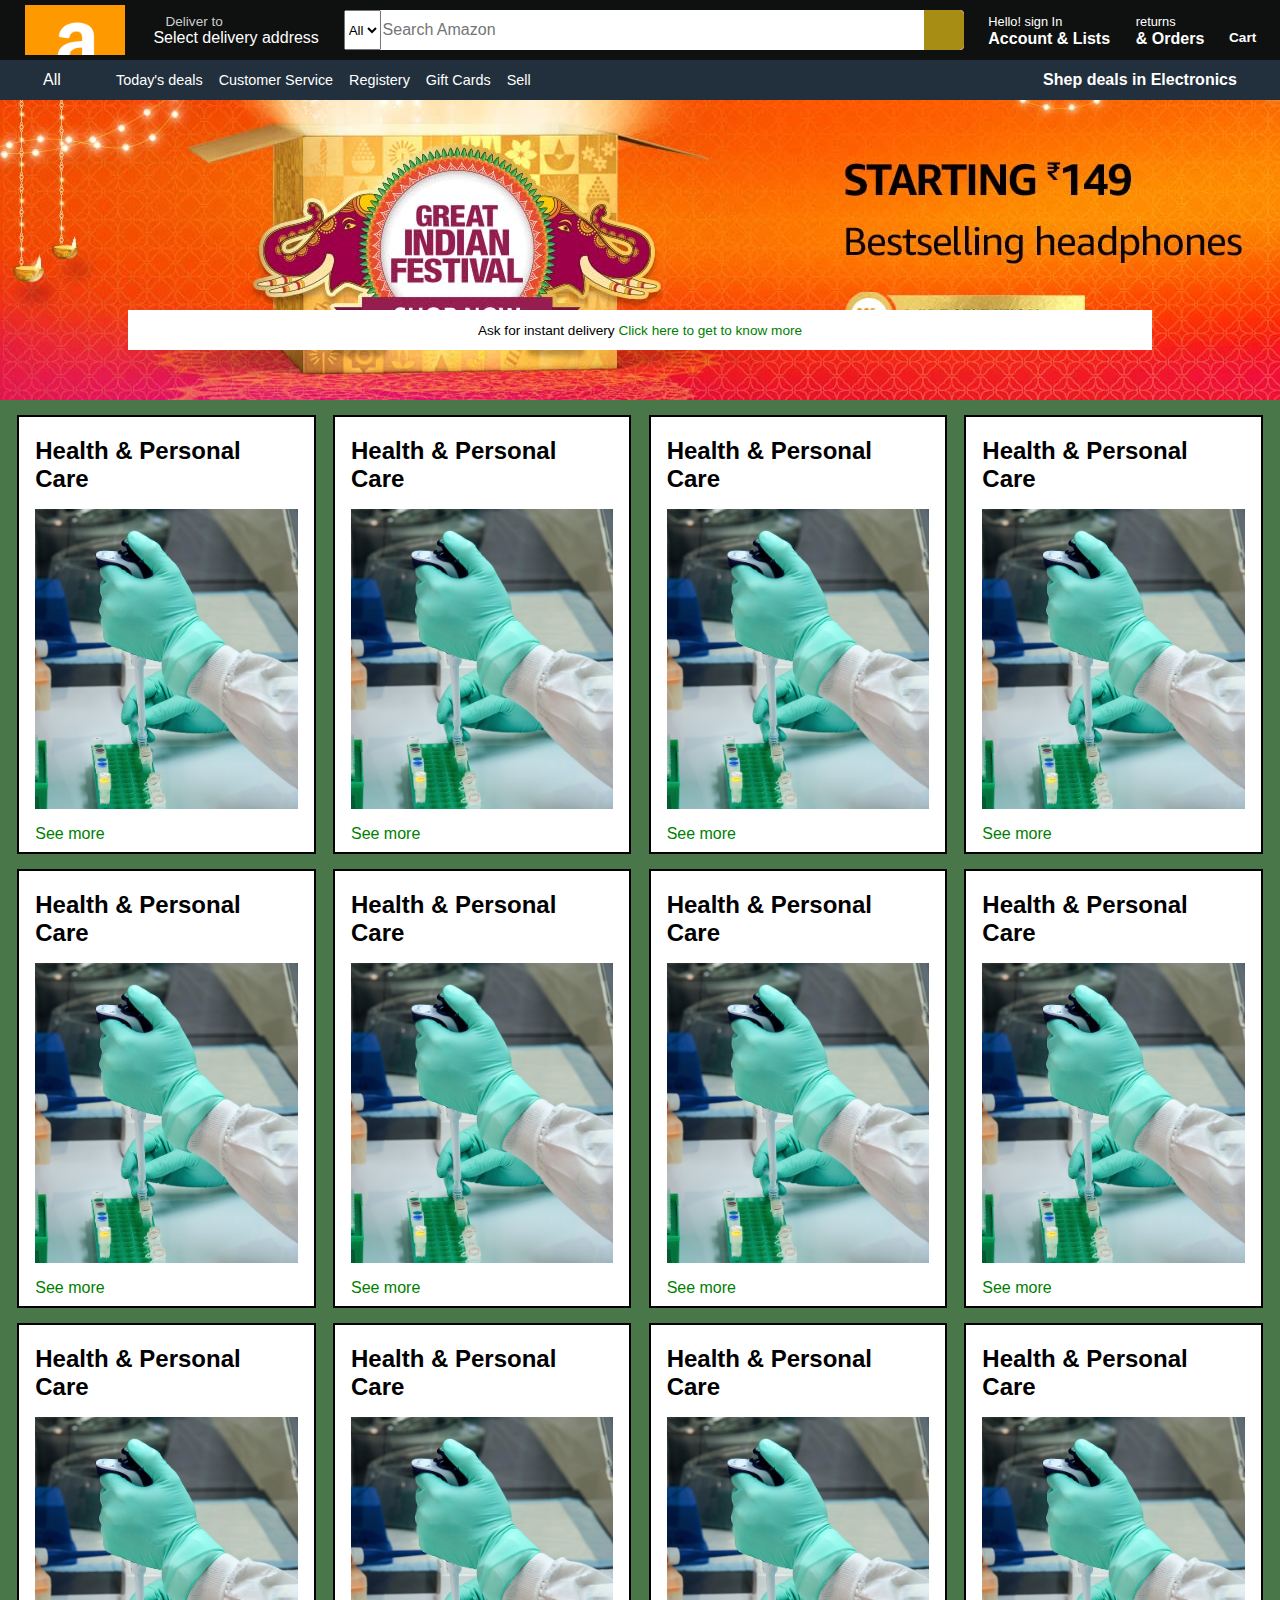
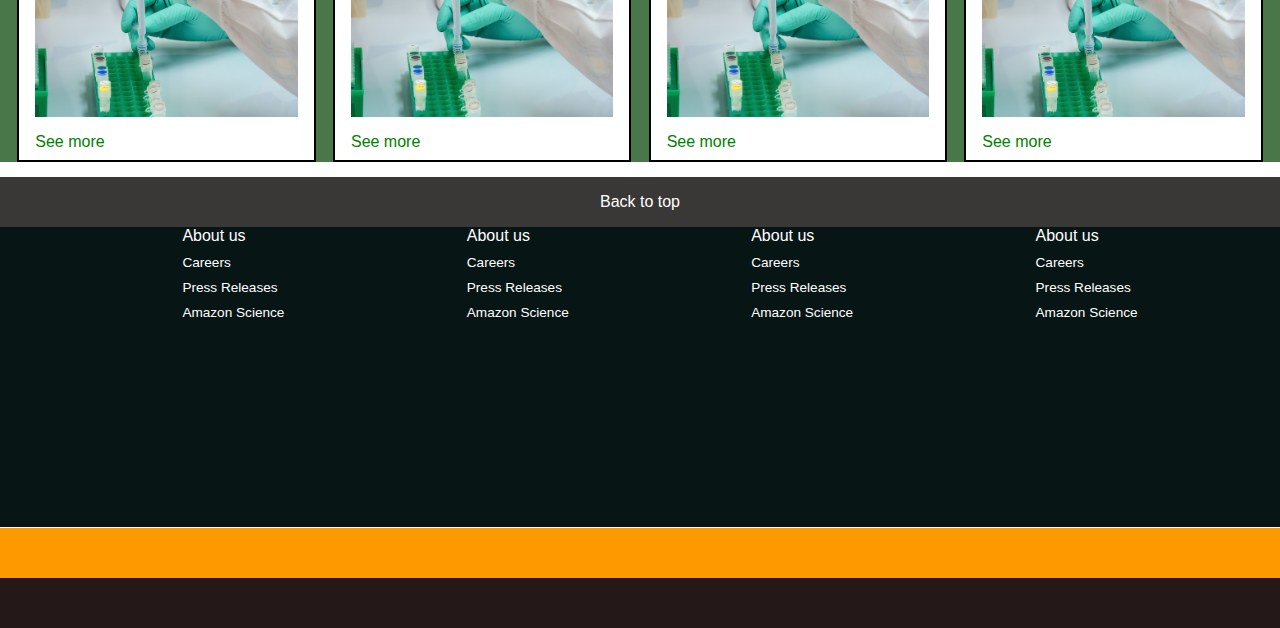
<file: WebProjects/AmazoneClone/index.html>
<!DOCTYPE html>
<html lang="en">
<head>
    <meta charset="UTF-8">
    <meta name="viewport" content="width=device-width, initial-scale=1.0">
    <title>Document</title>
    <link rel="stylesheet" href="https://cdnjs.cloudflare.com/ajax/libs/font-awesome/6.4.2/css/all.min.css" integrity="sha512-z3gLpd7yknf1YoNbCzqRKc4qyor8gaKU1qmn+CShxbuBusANI9QpRohGBreCFkKxLhei6S9CQXFEbbKuqLg0DA==" crossorigin="anonymous" referrerpolicy="no-referrer">
    <link rel="stylesheet" href="index.css">
    <title>Amazon</title>
</head>
<body>
    <header>
        <div class="nav-bar">
            <div class="nav-logo border">
                <div class="logo"></div>
            </div>

            <div class="nav-address border">
                <p class="address-deliver " >Deliver to</p>
                <div class="add-icon">
                    <i class="fa-solid fa-location-dot"></i>
                    <P class="address-india">Select delivery address</P>
                </div>

            </div>

            <div class="nav-search">
                <select>
                    <option class="search-select" >All</option>
                </select>
                <input placeholder="Search Amazon" class="search-input">
                <div class="search-icon">
                    <i class="fa-solid fa-magnifying-glass"></i>
                </div>

            </div>

            <div class="nav-signin border" >
                <p><span>Hello! sign In</span></p>
                <p class="nav-second">Account & Lists</p>
            </div>

            <div class="nav-return border">
                <p><span>returns</span></p>
                <p class="nav-second">& Orders</p>
            </div>

            <div class="nav-cart">
                <i class="fa-solid fa-cart-shopping"></i>
                Cart
            </div>
        </div>


        <div class="panel">
            <div class="panel-all">
                <i class="fa-solid fa-bars"></i>
                All
            </div>

            <div class="panel-options">
                <p>Today's deals</p>
                <p>Customer Service</p>
                <p>Registery</p>
                <p>Gift Cards</p>
                <p>Sell</p>
            </div>
            <div class="panel-deals">
                Shep deals in Electronics 
            </div>
        </div>
    
    </header>

    <div class="hero-section">
        <div class="hero-message">
            <p>Ask for instant delivery <a>Click here to get to know more </a></p>
        </div>
    </div>


    <div class="shop-section">

        <div class="box1 box"  >
            <div class="box-content">
                <h2>Health & Personal Care </h2>
                <div class="box-image" style="background-image: url('box2.jpg');"></div>
                <p>See more</p>
            </div>
        </div>


        <div class="box2 box" >             
            <div class="box-content">
            <h2>Health & Personal Care </h2>
            <div class="box-image" style="background-image: url('box2.jpg');"></div>
            <p>See more</p>
        </div> </div>
        <div class="box3 box">            
            <div class="box-content">
            <h2>Health & Personal Care </h2>
            <div class="box-image" style="background-image: url('box2.jpg');"></div>
            <p>See more</p>
        </div> </div>
        <div class="box4 box">             
            <div class="box-content">
            <h2>Health & Personal Care </h2>
            <div class="box-image" style="background-image: url('box2.jpg');"></div>
            <p>See more</p>
        </div> </div>


        <div class="box1 box"  >
            <div class="box-content">
                <h2>Health & Personal Care </h2>
                <div class="box-image" style="background-image: url('box2.jpg');"></div>
                <p>See more</p>
            </div>
        </div>


        <div class="box2 box" >             
            <div class="box-content">
            <h2>Health & Personal Care </h2>
            <div class="box-image" style="background-image: url('box2.jpg');"></div>
            <p>See more</p>
        </div> </div>
        <div class="box3 box">            
            <div class="box-content">
            <h2>Health & Personal Care </h2>
            <div class="box-image" style="background-image: url('box2.jpg');"></div>
            <p>See more</p>
        </div> </div>
        <div class="box4 box">             
            <div class="box-content">
            <h2>Health & Personal Care </h2>
            <div class="box-image" style="background-image: url('box2.jpg');"></div>
            <p>See more</p>
        </div> </div>

        <div class="box1 box"  >
            <div class="box-content">
                <h2>Health & Personal Care </h2>
                <div class="box-image" style="background-image: url('box2.jpg');"></div>
                <p>See more</p>
            </div>
        </div>


        <div class="box2 box" >             
            <div class="box-content">
            <h2>Health & Personal Care </h2>
            <div class="box-image" style="background-image: url('box2.jpg');"></div>
            <p>See more</p>
        </div> </div>
        <div class="box3 box">            
            <div class="box-content">
            <h2>Health & Personal Care </h2>
            <div class="box-image" style="background-image: url('box2.jpg');"></div>
            <p>See more</p>
        </div> </div>
        <div class="box4 box">             
            <div class="box-content">
            <h2>Health & Personal Care </h2>
            <div class="box-image" style="background-image: url('box2.jpg');"></div>
            <p>See more</p>
        </div> </div>
    </div>




    <footer>
        <div class="foot-panel1">
            Back to top

        </div>


        <div class="foot-panel2">
            <ul>
                <p>About us </p>
                <a>Careers</a>
            
                <a>Press Releases</a>
                <a>Amazon Science</a>  
            </ul>


            <ul>
                <p>About us </p>
                <a>Careers</a>
            
                <a>Press Releases</a>
                <a>Amazon Science</a>  
            </ul>

            <ul>
                <p>About us </p>
                <a>Careers</a>
            
                <a>Press Releases</a>
                <a>Amazon Science</a>  
            </ul>

            <ul>
                <p>About us </p>
                <a>Careers</a>
            
                <a>Press Releases</a>
                <a>Amazon Science</a>  
            </ul>
        </div>

        <div class="foot-panel3">
            <div class="logo">
                
            </div>
        </div>
    </footer>




</body>
</html>
</file>
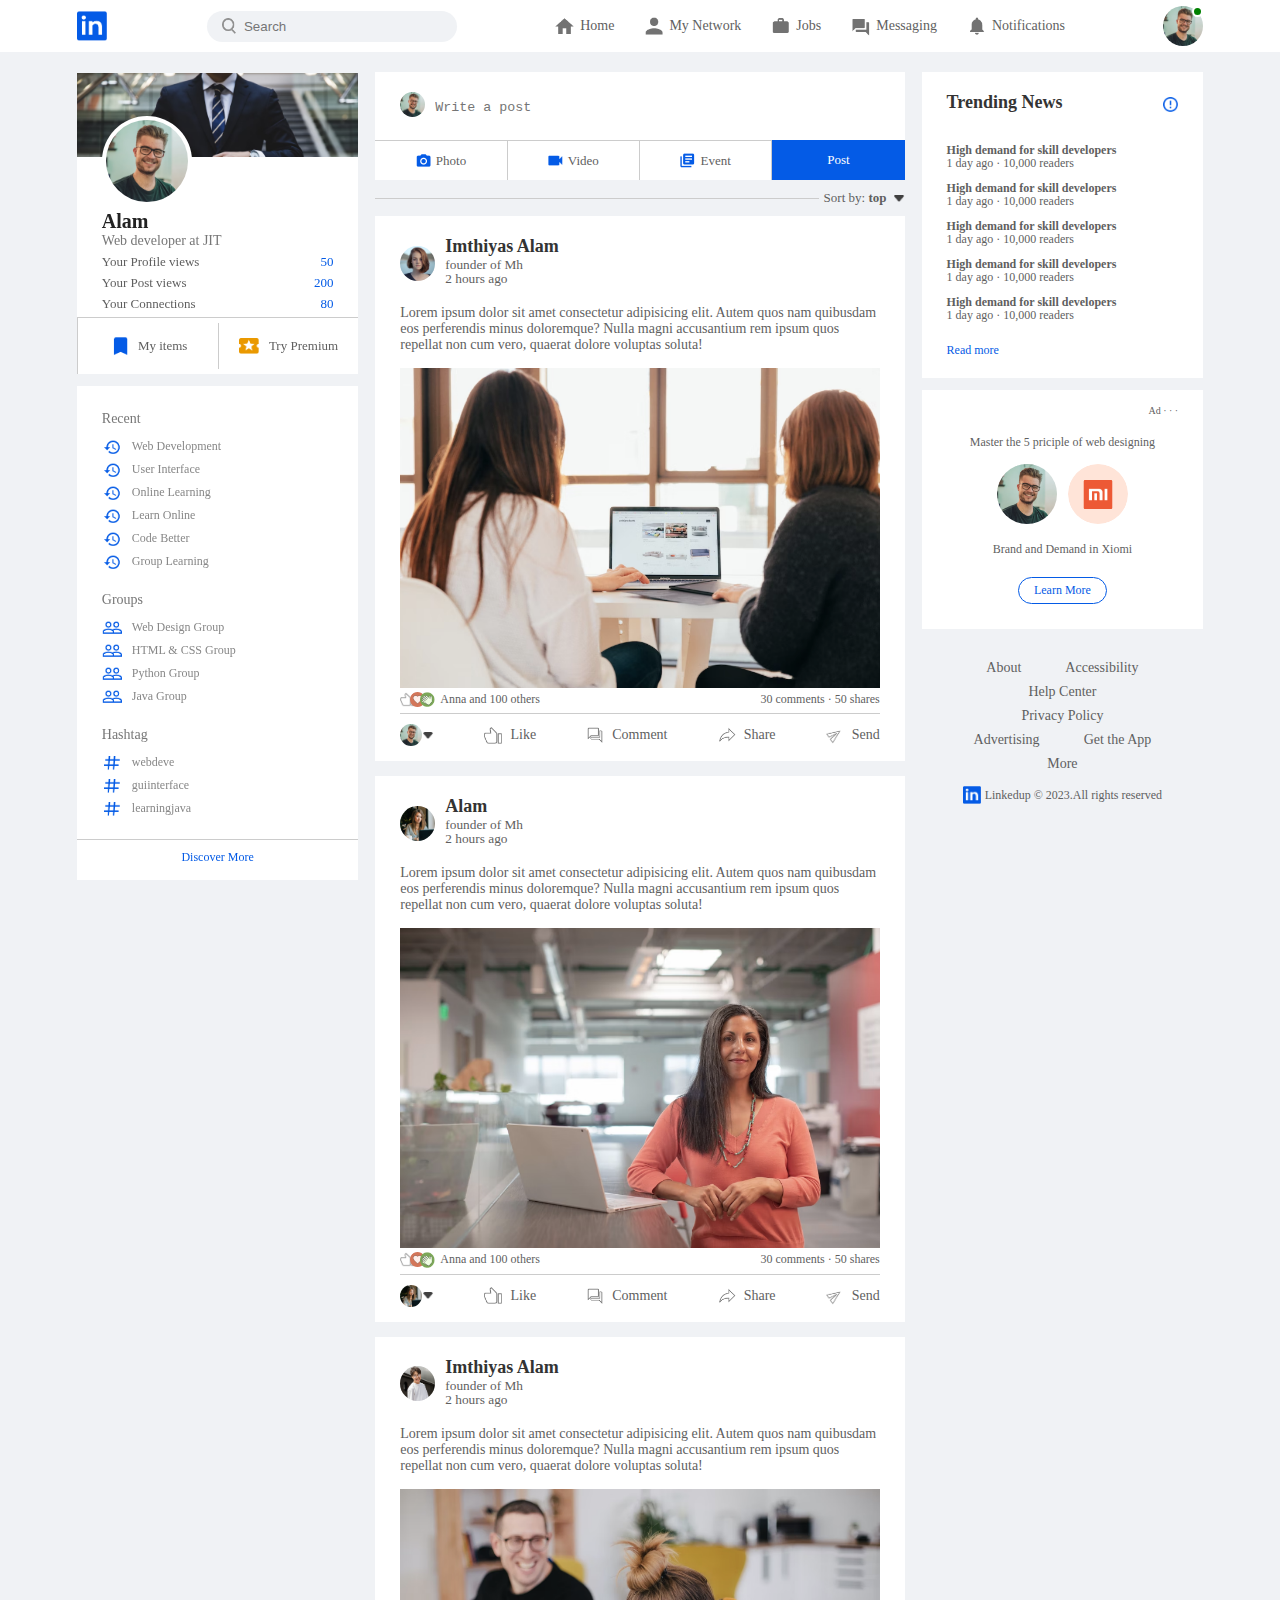
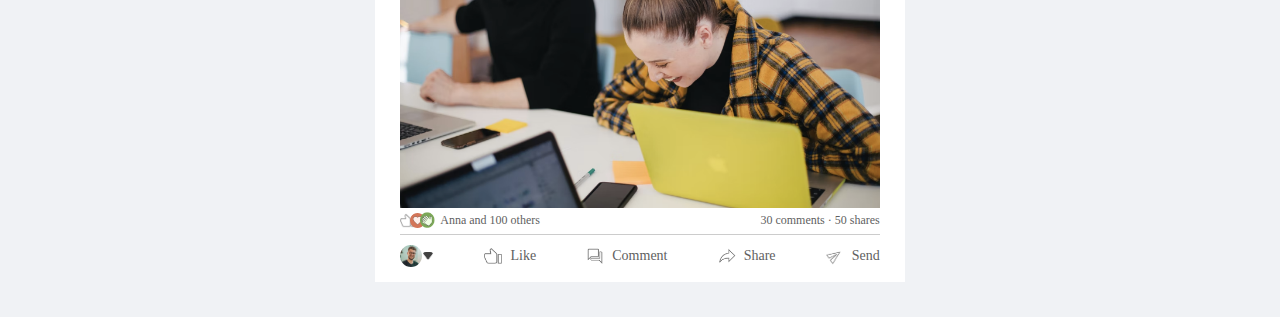
<file: WebProjects/Linkedin/index.html>
<!DOCTYPE html>
<html lang="en">
<head>
    <meta charset="UTF-8">
    <meta name="viewport" content="width=device-width, initial-scale=1.0">
    <title>Linkedin</title>
    <link rel="stylesheet" href="style.css">
</head>
<body>

    <!-- Navigation Bar Start-->

    <nav class="navbar">
        <div class="navbar-left">
            <a href="index.html" class="logo"> <img src="images/logo.png"></a>
        </div>

        <div class="search-box">
            <img src="images/search.png" >
            <input type="text" placeholder="Search" >
        </div>


        <div class="navbar-center">
            <ul>
                <li><a href="#" class="active-link"> <img src="images/home.png"> <span>Home</span> </a> </li>
                <li><a href="#"><img src="images/network.png"><span>My Network</span> </a> </li>
                <li><a href="#"> <img src="images/jobs.png"> <span>Jobs</span> </a> </li>
                <li><a href="#"><img src="images/message.png"><span>Messaging</span> </a> </li>
                <li><a href="#"> <img src="images/notification.png"> <span>Notifications</span> </a> </li>

            </ul>

        </div>

        <div class="navbar-right">
            <div class="online">
                <img src="images/user-1.png" class="nav-profile-img" onclick="toggleMenu()">
            </div>
        </div>

        <!-- Profile Dropdown Menu -->
        <div class="profile-menu-wrap" id="profileMenu">
            <div class="profile-menu">
                <div class="user-info">
                    <img src="images/user-1.png" >
                    <div>
                        <h3>Alam</h3>
                        <a href="profile.html">See Your Profile</a>

                    </div>
                </div>
                <hr>
                <a href="#" class="profile-menu-link">
                    <img src="images/feedback.png">
                    <p>Give feedback</p>
                    <span></span>
                </a>
                <a href="#" class="profile-menu-link">
                    <img src="images/setting.png">
                    <p>Settins & Privacy</p>
                    <span></span>
                </a>
                <a href="#" class="profile-menu-link">
                    <img src="images/help.png">
                    <p>Help & Support</p>
                    <span></span>
                </a>

                <a href="#" class="profile-menu-link">
                    <img src="images/display.png">
                    <p>display & Accessibility feedback</p>
                    <span></span>
                </a>
                <a href="#" class="profile-menu-link">
                    <img src="images/logout.png">
                    <p>Logout</p>
                    <span></span>
                </a>
            </div>
        </div>


    </nav>

        <!-- Navigation Bar End--> 
        <!-- Mian Container Start -->
        <div class="container">



            
            <!-- Left sidebar start -->
            <div class="left-sidebar">
                <div class="sidebar-profile-box">
                    <img src="images/cover-pic.png" width="100%" >
                    <div class="sidebar-profile-info">
                        <img src="images/user-1.png" >
                        <h1>Alam</h1>
                        <h3>Web developer at JIT</h3>
                        <ul>
                            <li>Your Profile views <span>50</span> </li>
                            <li>Your Post views <span>200</span> </li>
                            <li>Your Connections <span>80</span> </li>
                        </ul>
                    </div>
                    <div class="sidebar-profile-link">
                        <a href="#"><img src="images/items.png" alt="">My items</a>
                        <a href="#"><img src="images/premium.png" alt="">Try Premium</a>
                    </div>
                </div>
                <div class="sidebar-activity">
                    <h3>Recent</h3>
                    <a href="%"><img src="images/recent.png">Web Development</a>
                    <a href="%"><img src="images/recent.png">User Interface</a>
                    <a href="%"><img src="images/recent.png">Online Learning</a>
                    <a href="%"><img src="images/recent.png">Learn Online</a>
                    <a href="%"><img src="images/recent.png">Code Better</a>
                    <a href="%"><img src="images/recent.png">Group Learning</a>
                    <h3>Groups</h3>
                    <a href="%"><img src="images/group.png">Web Design Group</a>
                    <a href="%"><img src="images/group.png">HTML & CSS Group</a>
                    <a href="%"><img src="images/group.png">Python  Group</a>
                    <a href="%"><img src="images/group.png">Java  Group</a>
                    <h3>Hashtag</h3>
                    <a href="%"><img src="images/hashtag.png">webdeve</a>
                    <a href="%"><img src="images/hashtag.png">guiinterface</a>
                    <a href="%"><img src="images/hashtag.png">learningjava</a>
                    <div class="discover-more-link">
                        <a href="#">Discover More</a>
                    </div>
                </div>
            </div>
            <!-- Left sidebar End -->














            <!-- Main sidebar start -->
            <div class="main-sidebar">
                <div class="create-post">
                    <div class="create-post-input">
                        <img src="images/user-1.png">
                        <textarea  rows="2" placeholder="Write a post"></textarea>
                    </div>
                    <div class="create-post-links">
                        <li><img src="images/photo.png" >Photo</li>
                        <li><img src="images/video.png" >Video</li>
                        <li><img src="images/event.png" >Event</li>
                        <li>Post</li>
                    </div>
                </div>
                <div class="sort-by">
                    <hr>
                    <p>Sort by: <span>top <img src="images/down-arrow.png" > </span></p>
                </div>

                <div class="post">
                    <div class="post-author">
                        <img src="images/user-3.png" >
                        <div>
                            <h1>Imthiyas Alam</h1>
                            <small>founder of Mh</small>
                            <small>2 hours ago</small>
                        </div>
                    </div>
                    <p>Lorem ipsum dolor sit amet consectetur adipisicing elit. Autem quos nam quibusdam eos perferendis minus doloremque? Nulla magni accusantium rem ipsum quos repellat non cum vero, quaerat dolore voluptas soluta!</p>
                    <img src="images/post-image-2.png" width="100%">
                    <div class="post-stats">
                        <div>
                            <img src="images/thumbsup.png" >
                            <img src="images/love.png" >
                            <img src="images/clap.png" >
                            <span class="liked-users">Anna and 100 others</span>
                        </div>
                        <div>
                            <span>30 comments &middot; 50 shares</span>
                        </div>
                    </div>
                    <div class="post-activity">
                        <div>
                            <img src="images/user-1.png" class="post-activity-user-icon">
                            <img src="images/down-arrow.png" class="post-activity-arrow-icon">
                        </div>
                        <div class="post-activity-link">
                            <img src="images/like.png">
                            <span>Like</span>
                        </div class="post-activity-link">
                        <div class="post-activity-link">
                            <img src="images/comment.png">
                            <span>Comment</span>
                        </div>
                        <div class="post-activity-link">
                            <img src="images/share.png">
                            <span>Share</span>
                        </div>
                        <div class="post-activity-link">
                            <img src="images/send.png">
                            <span>Send</span>
                        </div>
                    </div>
                </div>


                <div class="post">
                    <div class="post-author">
                        <img src="images/user-4.png" >
                        <div>
                            <h1> Alam</h1>
                            <small>founder of Mh</small>
                            <small>2 hours ago</small>
                        </div>
                    </div>
                    <p>Lorem ipsum dolor sit amet consectetur adipisicing elit. Autem quos nam quibusdam eos perferendis minus doloremque? Nulla magni accusantium rem ipsum quos repellat non cum vero, quaerat dolore voluptas soluta!</p>
                    <img src="images/post-image-3.png" width="100%">
                    <div class="post-stats">
                        <div>
                            <img src="images/thumbsup.png" >
                            <img src="images/love.png" >
                            <img src="images/clap.png" >
                            <span class="liked-users">Anna and 100 others</span>
                        </div>
                        <div>
                            <span>30 comments &middot; 50 shares</span>
                        </div>
                    </div>
                    <div class="post-activity">
                        <div>
                            <img src="images/user-4.png" class="post-activity-user-icon">
                            <img src="images/down-arrow.png" class="post-activity-arrow-icon">
                        </div>
                        <div class="post-activity-link">
                            <img src="images/like.png">
                            <span>Like</span>
                        </div class="post-activity-link">
                        <div class="post-activity-link">
                            <img src="images/comment.png">
                            <span>Comment</span>
                        </div>
                        <div class="post-activity-link">
                            <img src="images/share.png">
                            <span>Share</span>
                        </div>
                        <div class="post-activity-link">
                            <img src="images/send.png">
                            <span>Send</span>
                        </div>
                    </div>
                </div>




                <div class="post">
                    <div class="post-author">
                        <img src="images/user-5.png" >
                        <div>
                            <h1>Imthiyas Alam</h1>
                            <small>founder of Mh</small>
                            <small>2 hours ago</small>
                        </div>
                    </div>
                    <p>Lorem ipsum dolor sit amet consectetur adipisicing elit. Autem quos nam quibusdam eos perferendis minus doloremque? Nulla magni accusantium rem ipsum quos repellat non cum vero, quaerat dolore voluptas soluta!</p>
                    <img src="images/post-image-1.png" width="100%">
                    <div class="post-stats">
                        <div>
                            <img src="images/thumbsup.png" >
                            <img src="images/love.png" >
                            <img src="images/clap.png" >
                            <span class="liked-users">Anna and 100 others</span>
                        </div>
                        <div>
                            <span>30 comments &middot; 50 shares</span>
                        </div>
                    </div>
                    <div class="post-activity">
                        <div>
                            <img src="images/user-1.png" class="post-activity-user-icon">
                            <img src="images/down-arrow.png" class="post-activity-arrow-icon">
                        </div>
                        <div class="post-activity-link">
                            <img src="images/like.png">
                            <span>Like</span>
                        </div class="post-activity-link">
                        <div class="post-activity-link">
                            <img src="images/comment.png">
                            <span>Comment</span>
                        </div>
                        <div class="post-activity-link">
                            <img src="images/share.png">
                            <span>Share</span>
                        </div>
                        <div class="post-activity-link">
                            <img src="images/send.png">
                            <span>Send</span>
                        </div>
                    </div>
                </div>
            
            </div>

            
            
            <!-- Main sidebar end -->











            <!-- Right sidebar start -->
            <div class="right-sidebar">
                <div class="sidebar-news">
                    <img src="images/more.png" class="info-icon">
                    <h3>Trending News</h3>
                    <a href="#">High demand for skill developers</a><span>1 day ago &middot; 10,000 readers</span>
                    <a href="#">High demand for skill developers</a><span>1 day ago &middot; 10,000 readers</span>
                    <a href="#">High demand for skill developers</a><span>1 day ago &middot; 10,000 readers</span>
                    <a href="#">High demand for skill developers</a><span>1 day ago &middot; 10,000 readers</span>
                    <a href="#">High demand for skill developers</a><span>1 day ago &middot; 10,000 readers</span>

                    <a href="#" class="red-more-link">Read more</a>
                </div>
                
                <div class="sidebar-ad">
                    <small>Ad &middot; &middot; &middot;</small>
                    <p>Master the 5 priciple of web designing</p>
                    <div>
                        <img src="images/user-1.png">
                        <img src="images/mi-logo.png">
                    </div>
                    <b>Brand and Demand in Xiomi</b>
                    <a href="#" class="ad-link">Learn More</a>
                </div>

                <div class="sidebar-useful-links">
                    <a href="#">About</a>
                    <a href="#">Accessibility</a>
                    <a href="#">Help Center</a>
                    <a href="#">Privacy Policy</a>
                    <a href="#">Advertising</a>
                    <a href="#">Get the App</a>
                    <a href="#">More</a>

                    <div class="copyright-message">
                        <img src="images/logo.png" >
                        <p>Linkedup &#169; 2023.All rights reserved</p>
                    </div>
                </div>
            </div>
            <!-- Right sidebar end -->
    








        </div>


        <!-- Mian Container End -->




<!-- JavaScript code  Start-->

        <script>



            let profileMenu = document.getElementById("profileMenu");
            function toggleMenu(){
                profileMenu.classList.toggle("open-menu")

            }
        </script>


<!-- JavaScript code  End-->






    
</body>
</html>
</file>
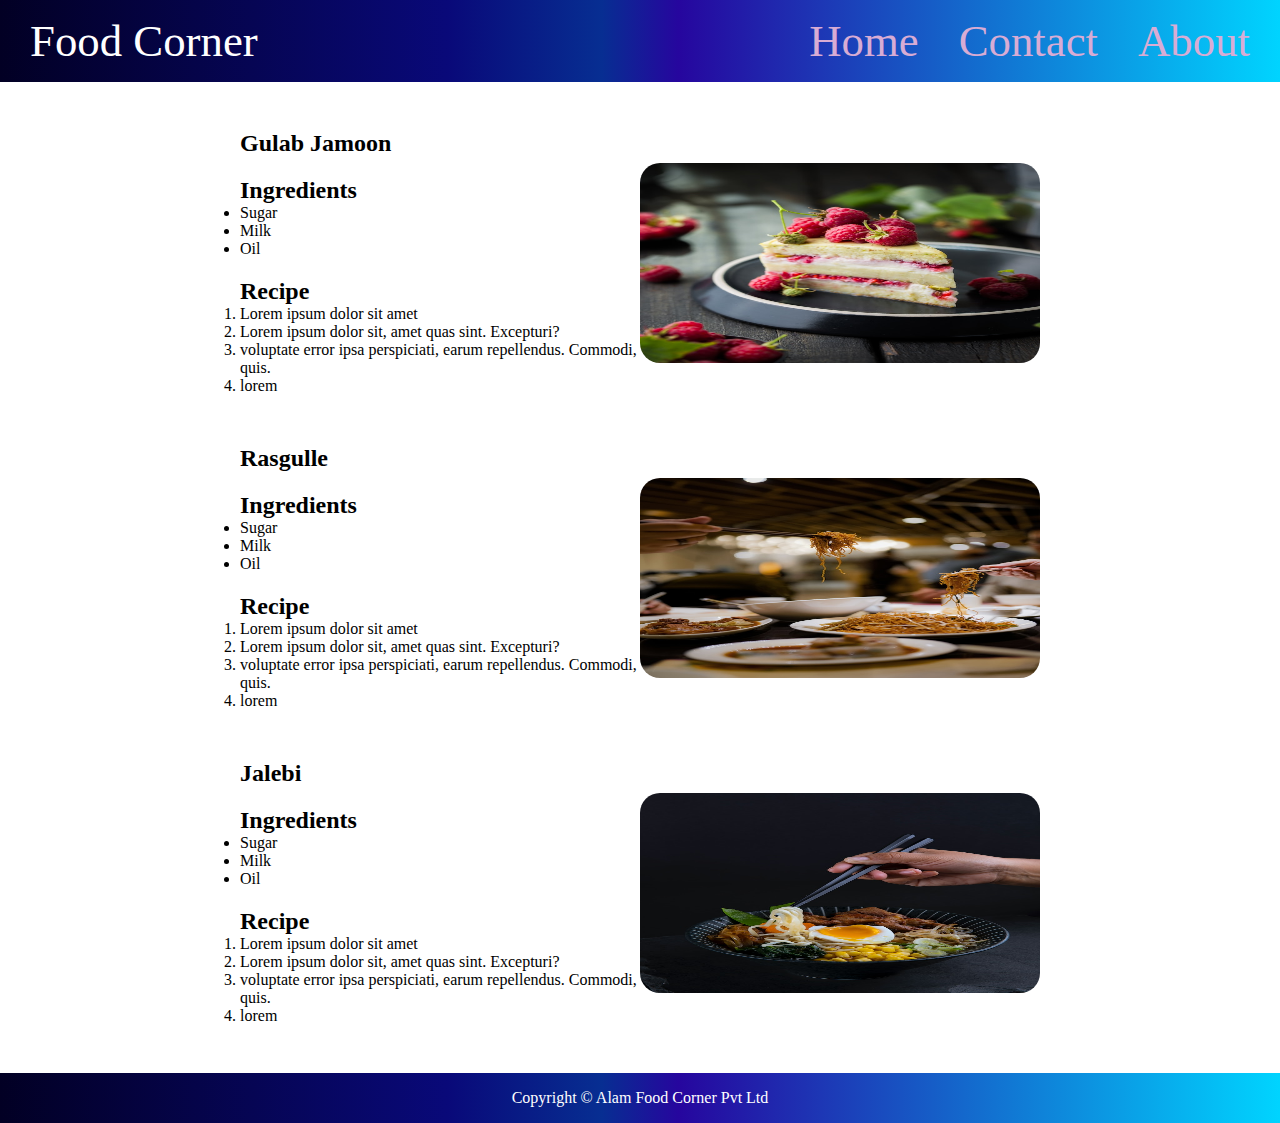
<file: WebProjects/Recipe Website/index.html>
<!DOCTYPE html>
<html lang="en">
<head>
    <meta charset="UTF-8">
    <meta name="viewport" content="width=device-width, initial-scale=1.0">
    <title>Recipe Website</title>
    <link rel="stylesheet" href="style.css">
</head>
<body>

    <div class="container">
        <header>
            <div class="navContainer">
                <nav>
                    <ul class="navList">
                        <li>
                            <p>Food Corner</p>
    
                        </li>
                        <li>
                            <div class="navItems">
                                <a href="#">Home</a>
                                <a href="#">Contact </a>
                                <a href="#">About</a>
                            </div>
    
                        </li>
    
                    </ul>
                </nav>
            </div>
        </header>


        <main>
            <div class="contentBox">
                <!-- item1 -->
                <section>
                    <div class="item">
                        <div class="leftBox">
                            <!-- heading -->
                            <h2>Gulab Jamoon</h2>
            
                            <div>
                                <h2>Ingredients</h2>
                                <ul>
                               
                                    <li>Sugar</li>
                                    <li>Milk</li>
                                    <li>Oil</li>
                                </ul>
                            </div>
                            <div>
                                
                            <h2>Recipe</h2>
                            <ol>
                                <li>Lorem ipsum dolor sit amet </li>
                                <li>Lorem ipsum dolor sit, amet quas sint. Excepturi?</li>
                                <li>voluptate error ipsa perspiciati,  earum repellendus. Commodi, quis.</li>
                                <li>lorem</li>
                            </ol>
                            </div>

                        </div>
                        <div class="rightBox">
                            <img src="food2.jpg" >
                            <div class="overlay">
                                <span>Click here</span>
                            </div>

                        </div>
                    </div>
                </section>

                <section>
                    <div class="item">
                        <div class="leftBox">
                            <!-- heading -->
                            <h2>Rasgulle </h2>
                            <div>
                                <h2>Ingredients</h2>
                                <ul>
                               
                                    <li>Sugar</li>
                                    <li>Milk</li>
                                    <li>Oil</li>
                                </ul>
                            </div>
                            <div>
                                
                            <h2>Recipe</h2>
                            <ol>
                                <li>Lorem ipsum dolor sit amet </li>
                                <li>Lorem ipsum dolor sit, amet quas sint. Excepturi?</li>
                                <li>voluptate error ipsa perspiciati,  earum repellendus. Commodi, quis.</li>
                                <li>lorem</li>
                            </ol>
                            </div>

                        </div>
                        <div class="rightBox">
                            <img src="food1.jpg" alt="">
                            <div class="overlay">
                                <span>Click here</span>
                            </div>

                        </div>
                    </div>
                </section>

                <section>
                    <div class="item">
                        <div class="leftBox">
                            <!-- heading -->
                            <h2>Jalebi </h2>
                            <div>
                                <h2>Ingredients</h2>
                                <ul>
                               
                                    <li>Sugar</li>
                                    <li>Milk</li>
                                    <li>Oil</li>
                                </ul>
                            </div>
                            <div>
                                
                            <h2>Recipe</h2>
                            <ol>
                                <li>Lorem ipsum dolor sit amet </li>
                                <li>Lorem ipsum dolor sit, amet quas sint. Excepturi?</li>
                                <li>voluptate error ipsa perspiciati,  earum repellendus. Commodi, quis.</li>
                                <li>lorem</li>
                            </ol>
                            </div>

                        </div>
                        <div class="rightBox">
                            <img src="food3.jpg" alt="">
                            <div class="overlay">
                                <span>Click here</span>
                            </div>

                        </div>
                    </div>
                </section>




            </div>
        </main>
        <footer>
            <div class="footerBox">
            <p>Copyright &copy; Alam Food Corner Pvt Ltd</p>
            </div>
        </footer>
    </div>
    
</body>
</html>
</file>
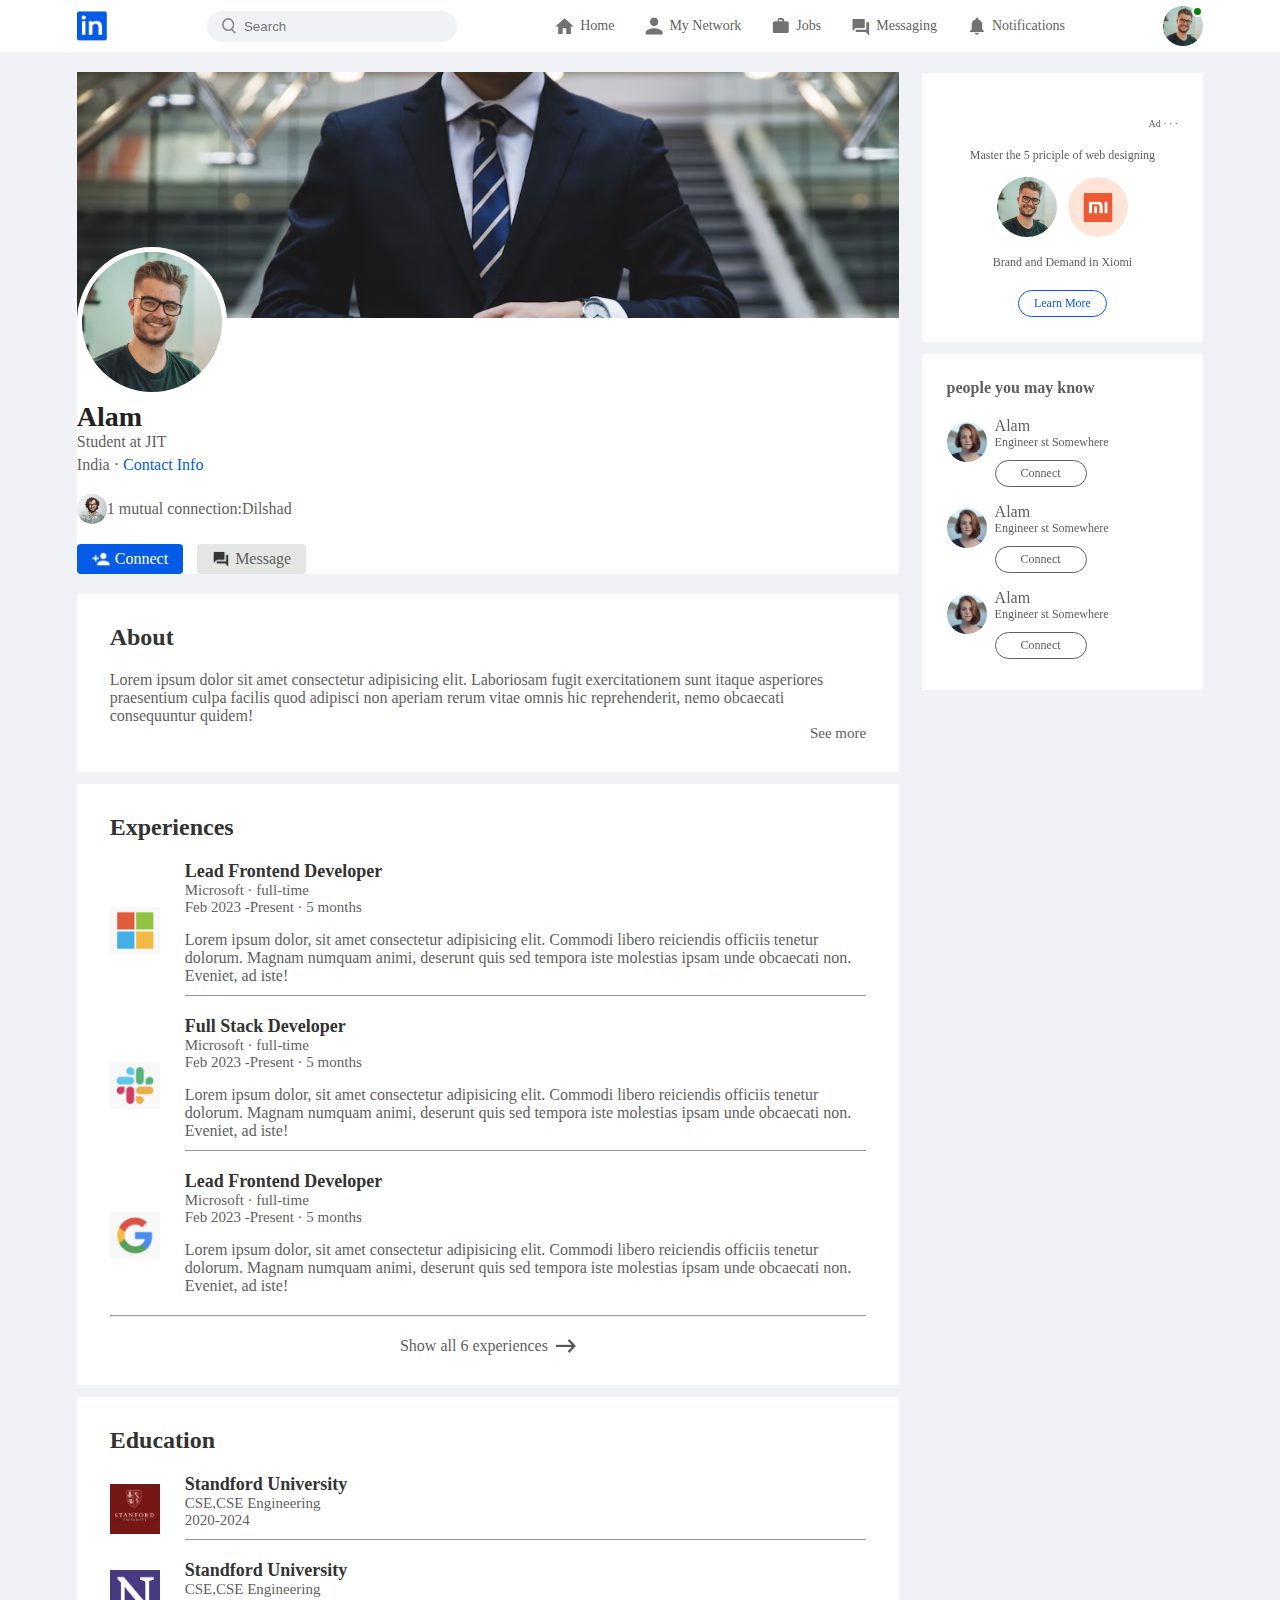
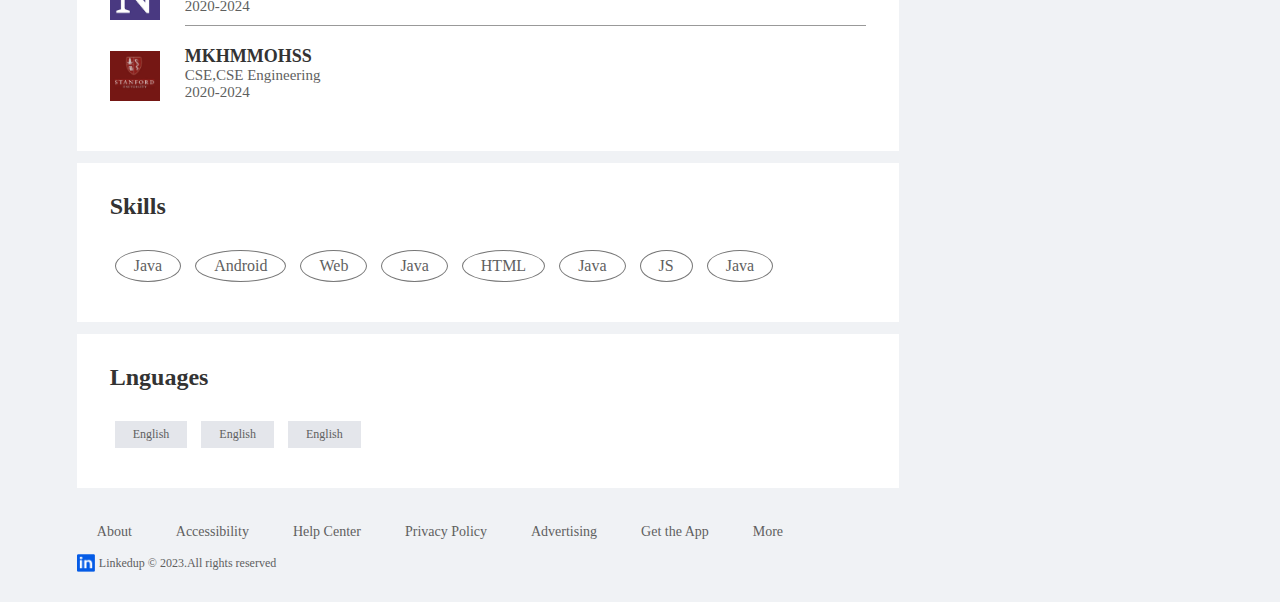
<file: WebProjects/Linkedin/profile.html>
<!DOCTYPE html>
<html lang="en">
<head>
    <meta charset="UTF-8">
    <meta name="viewport" content="width=device-width, initial-scale=1.0">
    <title>Linkedin</title>
    <link rel="stylesheet" href="style.css">
</head>
<body>

    <!-- Navigation Bar Start-->

    <nav class="navbar">
        <div class="navbar-left">
            <a href="index.html" class="logo"> <img src="images/logo.png"></a>
        </div>

        <div class="search-box">
            <img src="images/search.png" >
            <input type="text" placeholder="Search" >
        </div>


        <div class="navbar-center">
            <ul>
                <li><a href="#" class="active-link"> <img src="images/home.png"> <span>Home</span> </a> </li>
                <li><a href="#"><img src="images/network.png"><span>My Network</span> </a> </li>
                <li><a href="#"> <img src="images/jobs.png"> <span>Jobs</span> </a> </li>
                <li><a href="#"><img src="images/message.png"><span>Messaging</span> </a> </li>
                <li><a href="#"> <img src="images/notification.png"> <span>Notifications</span> </a> </li>

            </ul>

        </div>

        <div class="navbar-right">
            <div class="online">
                <img src="images/user-1.png" class="nav-profile-img" onclick="toggleMenu()">
            </div>
        </div>

        <!-- Profile Dropdown Menu -->
        <div class="profile-menu-wrap" id="profileMenu">
            <div class="profile-menu">
                <div class="user-info">
                    <img src="images/user-1.png" >
                    <div>
                        <h3>Alam</h3>
                        <a href="profile.html">See Your Profile</a>

                    </div>
                </div>
                <hr>
                <a href="#" class="profile-menu-link">
                    <img src="images/feedback.png">
                    <p>Give feedback</p>
                    <span></span>
                </a>
                <a href="#" class="profile-menu-link">
                    <img src="images/setting.png">
                    <p>Settins & Privacy</p>
                    <span></span>
                </a>
                <a href="#" class="profile-menu-link">
                    <img src="images/help.png">
                    <p>Help & Support</p>
                    <span></span>
                </a>

                <a href="#" class="profile-menu-link">
                    <img src="images/display.png">
                    <p>display & Accessibility feedback</p>
                    <span></span>
                </a>
                <a href="#" class="profile-menu-link">
                    <img src="images/logout.png">
                    <p>Logout</p>
                    <span></span>
                </a>
            </div>
        </div>


    </nav>

        <!-- Navigation Bar End--> 
        <!-- Mian Container Start -->



<div class="container">

    <!-- profile main start -->
    <div class="profile-main">
        <div class="profile-container">
            <img src="images/cover-pic.png" width="100%">
            <div class="profile-container-inner">
                <img src="images/user-1.png" class="profile-pic">
                <h1>Alam</h1>
                <b>Student at JIT</b>
                <p>India &middot; <a href="#">Contact Info</a></p>
                <div class="mutual-connection">
                    <img src="images/user-2.png" >
                    <span>1 mutual connection:Dilshad</span>
                </div>
                <div class="profile-btn">
                    <a href="#" class="primary-btn"><img src="images/connect.png">Connect</a>
                    <a href="#"><img src="images/chat.png">Message</a>
                </div>
            </div>
        </div>


        <div class="profile-description">
            <h2>About</h2>
            <p>Lorem ipsum dolor sit amet consectetur adipisicing elit. Laboriosam fugit exercitationem sunt itaque asperiores praesentium culpa facilis quod adipisci non aperiam rerum vitae omnis hic reprehenderit, nemo obcaecati consequuntur quidem!</p>
            <a href="#" class="see-more-link">See more</a>
        </div>

        <div class="profile-description">
            <h2>Experiences</h2>
            <div class="profile-desc-row">
                <img src="images/microsoft.png" >
                <div>
                    <h3>Lead Frontend Developer</h3>
                    <b>Microsoft  &middot; full-time</b>
                    <b>Feb 2023 -Present &middot; 5 months</b>
                    <p>Lorem ipsum dolor, sit amet consectetur adipisicing elit. Commodi libero reiciendis officiis tenetur dolorum. Magnam numquam animi, deserunt quis sed tempora iste molestias ipsam unde obcaecati non. Eveniet, ad iste!</p>
                    <hr>

                </div>
            </div>

            <div class="profile-desc-row">
                <img src="images/slack.png" >
                <div>
                    <h3>Full Stack Developer</h3>
                    <b>Microsoft  &middot; full-time</b>
                    <b>Feb 2023 -Present &middot; 5 months</b>
                    <p>Lorem ipsum dolor, sit amet consectetur adipisicing elit. Commodi libero reiciendis officiis tenetur dolorum. Magnam numquam animi, deserunt quis sed tempora iste molestias ipsam unde obcaecati non. Eveniet, ad iste!</p>
                    <hr>

                </div>
            </div>

            <div class="profile-desc-row">
                <img src="images/google.png" >
                <div>
                    <h3>Lead Frontend Developer</h3>
                    <b>Microsoft  &middot; full-time</b>
                    <b>Feb 2023 -Present &middot; 5 months</b>
                    <p>Lorem ipsum dolor, sit amet consectetur adipisicing elit. Commodi libero reiciendis officiis tenetur dolorum. Magnam numquam animi, deserunt quis sed tempora iste molestias ipsam unde obcaecati non. Eveniet, ad iste!</p>
                    

                </div>
            </div>

            <hr>
            <a href="#" class="experience-link">Show all 6 experiences <img src="images/right-arrow.png" alt=""></a>

        </div>

        <div class="profile-description">
            <h2>Education</h2>
            <div class="profile-desc-row">
                <img src="images/stanford.png" alt="">
                <div>
                    <h3>Standford University</h3>
                    <b>CSE,CSE Engineering</b>
                    <b>2020-2024</b>
                    <hr>
                </div>
            </div>

            <div class="profile-desc-row">
                <img src="images/north.png" alt="">
                <div>
                    <h3>Standford University</h3>
                    <b>CSE,CSE Engineering</b>
                    <b>2020-2024</b>
                    <hr>
                </div>
            </div>

            <div class="profile-desc-row">
                <img src="images/stanford.png" alt="">
                <div>
                    <h3>MKHMMOHSS</h3>
                    <b>CSE,CSE Engineering</b>
                    <b>2020-2024</b>
                    
                </div>
            </div>
        </div>


        <div class="profile-description">
            <h2>Skills</h2>
            <a href="#" class="skills-btn">Java</a>
            <a href="#" class="skills-btn">Android</a>
            <a href="#" class="skills-btn">Web</a>
            <a href="#" class="skills-btn">Java</a>
            <a href="#" class="skills-btn">HTML</a>
            <a href="#" class="skills-btn">Java</a>
            <a href="#" class="skills-btn">JS</a>
            <a href="#" class="skills-btn">Java</a>
        </div>

        
        <div class="profile-description">
            <h2>Lnguages</h2>
            <a href="#" class="language-btn">English</a>
            <a href="#" class="language-btn">English</a>
            <a href="#" class="language-btn">English</a>

        </div>

    </div>
        <!-- profile main End -->
        <!-- profile sidebar start -->



    <div class="profile-sidebar">
        <div class="sidebar-ad">

        </div>
                <div class="sidebar-ad">
                    <small>Ad &middot; &middot; &middot;</small>
                    <p>Master the 5 priciple of web designing</p>
                    <div>
                        <img src="images/user-1.png">
                        <img src="images/mi-logo.png">
                    </div>
                    <b>Brand and Demand in Xiomi</b>
                    <a href="#" class="ad-link">Learn More</a>
                </div>

                <div class="sidebar-people">
                    <h3>people you may know</h3>
                    <div class="sidebar-people-row">
                        <img src="images/user-3.png" alt="">
                        <div>
                            <h2>Alam</h2>
                            <p>Engineer st Somewhere</p>
                            <a href="#">Connect</a>
                        </div>
                    </div>

                    <div class="sidebar-people-row">
                        <img src="images/user-3.png" alt="">
                        <div>
                            <h2>Alam</h2>
                            <p>Engineer st Somewhere</p>
                            <a href="#">Connect</a>
                        </div>
                    </div>

                    <div class="sidebar-people-row">
                        <img src="images/user-3.png" alt="">
                        <div>
                            <h2>Alam</h2>
                            <p>Engineer st Somewhere</p>
                            <a href="#">Connect</a>
                        </div>
                    </div>
                </div>
    </div>

            <!-- profile sidebar end -->

    </div>










            <!-- Main sidebar start -->

        <!-- Mian Container End -->

<div class="profile-footer">
    <div class="sidebar-useful-links">
        <a href="#">About</a>
        <a href="#">Accessibility</a>
        <a href="#">Help Center</a>
        <a href="#">Privacy Policy</a>
        <a href="#">Advertising</a>
        <a href="#">Get the App</a>
        <a href="#">More</a>

        <div class="copyright-message">
            <img src="images/logo.png" >
            <p>Linkedup &#169; 2023.All rights reserved</p>
        </div>
    </div>
</div>


<!-- JavaScript code  Start-->

        <script>



            let profileMenu = document.getElementById("profileMenu");
            function toggleMenu(){
                profileMenu.classList.toggle("open-menu")

            }
        </script>


<!-- JavaScript code  End-->






    
</body>
</html>
</file>
<file: WebProjects/AmazoneClone/index.css>
*{
    margin: 0px;
    font-family: Arial;
    border: border-box;
}
.nav-bar{
    height: 60px;
    background-color: #0F1111;
    color: white;
    display: flex;
    justify-content: space-evenly;
    align-items: center;
}

/* Box 2  */
.address-deliver{
    color: #CCCCCC;
    font-size: 0.85rem;
    margin-left: 15px;

}
.address-india{
    font-size: 1rem;
    margin-left: 3px;

}
.add-icon{
    display: flex;
    align-items: center;
}

/* Box 1  */

.nav-logo{
    height: 50px;
    width: 100px;
}
.logo{
    background-image: url(amazon_logo.png);
    height: 50px;
    width: 100%;
    background-size: cover;
}
.border{
    border: 1px solid transparent;
}
.border :hover{
    border: 1px solid white;
}


/* Box 3  */


.nav-search{
    display: flex;
    background-color: pink;
    width: 620px;
    height: 40px;
    justify-content: space-evenly;
    border-radius: 4px;
}

.search-select{
    background-color: #f3f3f3;
    width: 45px;
    padding: 5px;
    text-align: center;
    border-top-left-radius: 5px;
    border-bottom-left-radius: 5px;
    border: none;

}
.search-input{
    width: 100%;
    font-size: 1rem;
    border: none;

}
.search-icon{
    width: 45px;
    font-size: 1.5rem;
    justify-content: center;
    align-items: center;
    display: flex;
    background-color: rgb(168, 141, 20);
    border-top-right-radius: 5px;
    border-bottom-right-radius: 5px;

}

.nav-search :hover{
    border: 2px solid orange;
}

/* Box 4  */
span{
    font-size: 0.8rem;
}
.nav-second{
    font-size: 1rem;
    font-weight: 700;
    
}

/* Box 5  */


/* Box 6 */
.nav-cart i {
    font-size: 35px;


}
.nav-cart{
    font-size: 0.85rem;
    font-weight: 700;
}

/* Panel */
.panel{
    height: 40px;
    background-color: #222f3d;
    display: flex;
    align-items: center;
    justify-content: space-evenly;
    color: white;
}
.panel-options p{
    margin-left: 12px;
    display: inline;
}
.panel-options{
    font-size: 0.9rem;
    width: 70%;
}
.panel-deals{
    font-size: 1rem;
    font-weight: 700;
}

/* hero section */
.hero-section{
    background-image: url("hero1.jpg");
    height: 300px;
    justify-content: center;
    display: flex;
    align-items: flex-end;
    background-size: cover;
}
.hero-message{
    background-color: white;
    color: black;
    height: 40px;
    display: flex;
    font-size: 0.85rem;
    align-items: center;
    justify-content: center;
    bottom: 25px;
    width: 80%;
    margin-bottom: 25px;
    position: relative;

}
.hero-message a {
    font-size: 0.85rem;
    color: green;
}

/* shop section */

.shop-section{
    display: flex;
    flex-wrap: wrap;
    background-color: rgb(73, 119, 73);
    justify-content: space-evenly;
  

}

.box{
    height: 400px;
    width: 23%;
    margin-top: 15px;
    padding: 20px 0px 15px;
    background-color: white;
    border: 2px solid black;
}
.box-image{
    height: 300px;
    background-size: cover;
    background-repeat: no-repeat;
    margin-top: 1rem;
    margin-bottom: 1rem;
}

.box-content{
    margin-left: 1rem;
    margin-right: 1rem;
}
.box-content p{
    color: green;
}

/* Footer */

footer{
    margin-top: 15px;
}

.foot-panel1{
    background-color: rgb(58, 55, 55);
    color: white;
    display: flex;
    justify-content: center;
    align-items: center;
    height: 50px;
}

.foot-panel2{
    background-color: #071515;
    color: white;
    display: flex;
    justify-content: space-evenly;
    height: 300px;
}

ul a {
    font-size: 0.85rem;
    margin-top: 10px;
    display: block;
}

.foot-panel3{
    background-color: rgb(37, 24, 24);
    color: white;
    height: 100px;
    border-top: 0.5px solid white;
}

.logo{
    background-image: url(amazon_logo.png);
    height: 50px;
    width: 100%;
    background-size: cover;
}
</file>
<file: WebProjects/Linkedin/style.css>
*{
    margin: 0;
    padding: 0;
    box-sizing: border-box;
}
body{
    background-color: #f0f2f5;
    color: #5f5f5f;
}
a{
    text-decoration: none;
    color:#5f5f5f ;
}

/* Navbar start */


.navbar{
    display: flex;
    align-items: center;
    justify-content: space-between;
    background: white;
    padding: 6px 6%;
    position: sticky;
    top: 0;
    z-index: 100%;
    box-shadow: 0 5px 10px rgba(red, green, blue, 0.1);

}

.navbar-left{
    display: flex;
    align-items: center;
}
.logo img{
    width: 30px;
    margin-right: 15px;
    display: block;

}

.search-box{
    background: #f0f2f5;
    width:250px ;
    border-radius: 20px;
    display: flex;
    align-items: center;
    padding: 0 15px;
}

.search-box img{
    width: 14px;

}

.search-box input{
    width: 100%;
    background:transparent;
    padding: 8px;
    outline: none;
    border: 0;



}


.navbar-center ul li{
    display: inline-block ;
    list-style: none;
}
.navbar-center ul li a{
    display: flex;
    align-items: center;
    font-size: 14px;
    margin: 5px 8px;
    position: relative;
    padding-right: 5px;
}

.navbar-center ul li a img{
    width: 30px;
}

.navbar-center ul li a:hover::after{
    content: '';
    width: 0%;
    height: 2px;
    background: #045be6;
    position: absolute;
    bottom: -15px;  
    transition: width 0.3s;
}

.navbar-center ul li a:hover::after,
.navbar-center ul li a .active-link::after
{
    width: 100%;

}



.nav-profile-img{
    width: 40px;
    border-radius: 50%;
    display: block;
    cursor: pointer;
    position: relative;

}
.online{
    position: relative;
}
.online::after{
    content: '';
    width: 7px;
    height: 7px;
    border: 2px  solid #fff;
    border-radius: 50%;
    position: absolute;
    right: 0px;
    top: 0px;
    background: green;

}







/* Navbar End */



/* Container */

  

.container{
    padding: 20px 6%;
    display: flex;
    flex-wrap: wrap;
    justify-content: space-between;

}

/* Left sidebar start*/
.left-sidebar{
    flex-basis: 25%;
    position: sticky;
    top: 73px;
    align-self: flex-start;
}

.sidebar-profile-box{
    background: #fff;
}
.sidebar-profile-info{
    padding: 0 25px;

}
.sidebar-profile-info img{
    width: 90px;
    border-radius: 50%;
    background: #fff;
    padding: 4px;
    margin-top: -45px;


}
.sidebar-profile-info h1{
    font-size: 20px;
    font-weight: 600;
    color: #222;

}
.sidebar-profile-info h3{
    font-size: 14px;
    font-weight: 500;
    color: #777;
}
.sidebar-profile-info ul li{
    list-style: none;
    margin: 20px 0;
}
.sidebar-profile-info ul li{
    width: 100%;
    margin: 5px 0;
    font-size: 13px;

}

.sidebar-profile-info ul li span{
    float: right;
    color: #045be6;
}

.sidebar-profile-link{
    display: flex;
    align-items: center;
    border-top: 1px solid #ccc;
}
.sidebar-profile-link a {
    flex-basis: 50%;
    display: flex;
    align-items: center;
    justify-content: center;
    padding: 15px 0;
    font-size: 13px;
    border-left: 1px solid #ccc;


}
.sidebar-profile-link a :first-child{
    border-left: 0px;
}

.sidebar-profile-link a :first-child{
    width: 20px;
    margin-right: 10px;

}
.sidebar-activity{
    background: #fff;
    padding: 5px 25px;
    margin: 12px 0;
} 
.sidebar-activity h3{
    color: #777 ;
    font-size: 14px;
    font-weight: 500;
    margin: 20px 0 10px;

}
.sidebar-activity a {
    display: flex;
    align-items: center;
    font-size: 12px;
    font-weight: 500;
    color: #888;
    margin: 3px 0;
}
.sidebar-activity a img{
    width: 20px;
    margin-right: 10px;

}
.discover-more-link{
    border-top: 1px solid #ccc;
    text-align: center;
    margin-left: -25px;
    margin-right: -25px;
    margin-top: 20px;
}
.discover-more-link a{
    color: #045be6;
    display: inline-block;
    margin: 10px 0;
    
}


/* Left sidebar end*/










/* Main sidebar start*/

.main-sidebar{
    flex-basis: 47%;

    
}
.create-post{
    background: #fff;

}
.create-post-input{
    padding: 20px 25px 10px;
    display: flex;
    align-items: flex-start;

}
.create-post-input img{
    width: 25px;
    border-radius: 50%;
    margin-right: 10px;

}
.create-post-input textarea{
    width: 100%;
    border: 0;
    outline: 0;
    resize: none;
    background: transparent;
    margin-top: 8px;

}
::placeholder{
    font-weight:500 ;
}
.create-post-links{
    display: flex;
    align-items: center;
}
.create-post-links li{
    list-style: none;
    border-top: 1px solid #ccc;
    border-right:1px solid #ccc; 
    flex-basis: 25%;
    height: 40px;
    font-size: 13px;
    display: flex;
    align-items: center;
    justify-content: center;
    cursor: pointer;

}
.create-post-links li img{
    width: 15px;
    margin-right: 5px;

}
.create-post-links li:last-child{
    background: #045be6;
    color: #fff;
    border-top: 0;
    border-right: 0;

}
.sort-by{
    display: flex;
    align-items: center;
    margin: 10px 0 ; 
}
.sort-by hr{
    flex: 1;
    border: 0;
    height: 1px;
    background: #ccc;

} 
.sort-by p{
    font-size: 13px;
    padding-left: 5px;
}

.sort-by p span{
    font-weight: 600;
    cursor: pointer;
}
.sort-by p span img{
    width: 12px;
    margin-left: 3px;

}
.post{
    background: #fff;
    padding: 20px 25px 5px;
    margin: 5px 0 15px;



}
.post-author{
    display: flex;
    align-items: center;
    margin-bottom: 20px;

}
.post-author img{
    width: 35px;
    border-radius: 50%;
    margin-right: 10px;
    margin-top: 5px;

}
.post-author h1{
    font-weight: 600;
    font-size: 18px;
    color: #333;
}
.post-author small{
    display: block;
    margin-bottom: -2px;
}

.post p{
    font-size: 14px;
    margin-bottom: 15px;

}
.post-stats{
    display: flex;
    flex-wrap: wrap;
    align-items: center;
    justify-content: space-between;
    font-size: 12px;
    border-bottom: 1px solid #ccc ;
    padding-bottom: 6px ;

}
.post-stats div{
    display: flex;
    align-items: center;
}
.post-stats img{
    width: 15px;
    margin-right: -5px;

}
.liked-users{
    margin-left: 10px;
}
.post-activity{
    display: flex;
    align-items: center;
    justify-content: space-between;
    padding: 10px 0;
    font-size: 14px;
    font-weight: 500;
}
.post-activity div{
    display: flex;
    align-items: center;
}
.post-activity-user-icon{
    width: 22px;
    border-radius: 50%;
}

.post-activity-arrow-icon{
    width: 12px;
    border-radius: 5px;
}
.post-activity-link img{
    width: 18px;
    margin-right: 8px;
}










/* Main sidebar end*/









/* Right sidebar start*/

.right-sidebar{
    flex-basis: 25%;
    position: static;
    top: 73px;
    align-self: flex-start;
    
}
.sidebar-news{
    background: #fff;
    padding: 10px 25px;
}
.info-icon{
    width: 15px;
    float: right;
    margin-top: 15px;

}
.sidebar-news h3{
    font-size: 18px;
    font-weight: 600;
    color: #333;
    margin: 10px 0 30px;

}

.sidebar-news a{
    display: block;
    font-size: 12px;
    font-weight: 600;
    margin-top: 10px;
    margin-bottom: -5px;

}

.sidebar-news span{
    font-size: 12px;
}

.sidebar-news .red-more-link{
    color: #045be6;
    font-weight: 500;
    margin: 20px 0 10px;

}

.sidebar-ad{
    background: #fff;
    padding: 15px 25px;
    text-align: center;
    margin: 12px 0;
    font-size: 12px;

}

.sidebar-ad img{

    width: 60px;
    border-radius: 50%;
    margin: 4px ;

}
.sidebar-ad small{
    float: right;
    font-weight: 500;
}
.sidebar-ad p{
    margin-top: 30px;
    margin-bottom: 10px;
}
.sidebar-ad b{
    display: block;
    font-weight: 500;
    margin-top: 10px;
}
.ad-link{
    border: 1px solid #045be6;
    border-radius: 30px;
    display: inline-block;
    padding: 5px 15px;
    color: #045be6;
    font-weight: 500;
    margin: 20px auto 10px;

}
.sidebar-useful-links{
    padding: 15px 25px ;
    text-align: center;
}
.sidebar-useful-links a{
    display: inline-block;
    font-size: 14px;
    margin: 4px 20px;
}

.copyright-message{
    display: flex;
    align-items: center;
    justify-content: center;
    font-size: 12px;
    margin-top: 10px;
    font-weight: 500;
}
.copyright-message img{
    width: 18px;
    margin-right: 4px;
}



/* Right sidebar end*/

/* Profile doropdown menu */

.profile-menu-wrap{
    position: absolute;
    top: 100%;
    right: 5%;
    max-height: 0;
    width: 320px;
    overflow: hidden;
    transition: max-height 0.5s ;

}

.profile-menu-wrap.open-menu{
    max-height: 400px;
    
}


.profile-menu{
    background: #222;
    color: #fff;
    padding: 20px;
    margin: 10px;

}

.user-info{
    display: flex;
    align-items: center;

}
.user-info img{
    width: 50px;
    border-radius: 50%;
    margin-right: 15px;

}
.user-info h3{
    font-weight: 500;
    margin-bottom: -7px;
}
.user-info a{
    color: #c9dbf8;
}
.profile-menu hr{
    border: 0;
    height: 1px;
    width: 100%;
    background: #fff;
    margin: 15px 0 10px;

}
.profile-menu-link {
    display: flex;
    align-items: center;
    color: #fff;
    margin: 12px 0;
    font-size: 14px;

}

.profile-menu-link p{
    width: 100%;
}
.profile-menu-link img{
    width: 35px;
    border-radius: 50%;
    margin-right: 15px;

}


/* Profile Page */


.profile-main{
    flex-basis: 73%;
}
.profile-sidebar{
    flex-basis: 25%;
    align-self: flex-start;
    position: sticky;
    top: 73px;

}
.profile-container{
    background: #fff;
}
.profile-container inner{
    padding: 0 4% 10px;
}
.profile-pic{
    width:150px ;
    border-radius: 50%;
    margin-top: -75px;
    padding: 5px;
    background: #fff;
}
.profile-container h1{
    font-size: 28px;
    font-weight: 600;
    color: #222;

}
.profile-container b{
    font-weight: 500;
}
.profile-container p{
    margin-top: 5px;

}
.profile-container p a {
    color: #045be6;
    font-weight: 500;

}
.mutual-connection{
    display: flex;
    align-items: center;
    margin: 20px 0;

}
.mutual-connection img{
    width: 30px;
    border-radius: 50%;
    margin-right: 5;

}
.profile-btn{
    margin: 20px 0;
}
.profile-btn a{
    display: inline-flex;
    align-items: center;
    background: #e4e6e4;
    padding: 6px 15px;
    border-radius: 4px ;
    margin-right: 10px;
}
.profile-btn a img{
    width: 18px;
    margin-right: 5px;
}
.profile-btn .primary-btn{
    background: #045be6;
    color: #fff;
}
.profile-description{
    background: #fff;
    padding: 20px 4% 30px;
    margin: 12px 0;
}

.profile-description h2{
    color: #333;
    margin: 10px 0 20px;
    font-weight: 600;

}
.see-more-link{
    display: block;
    text-align: right;
    font-size: 15px;

}
.profile-desc-row{
    display: flex;
    align-items: center;
    margin: 20px 0;
}
.profile-desc-row img{
    width:50px ;
    margin-right:25px ;
    margin-top: 5px;

}
.profile-desc-row div{

    width: 100%;
}
.profile-desc-row h3{
font-size: 18px;
font-weight: 600;
color: #333;
}
.profile-desc-row b{
    display: block;
    font-weight: 500;
    font-size: 15px;
}
.profile-desc-row p{
    margin-top: 15px;
}
.profile-desc-row hr{
    border: 0;
    border-bottom: 1px solid #999;
    margin-top: 10px;
}
.experience-link{
    display: flex;
    align-items: center;
    justify-content: center;
    padding-top: 20px;
    font-weight: 500;
}
.experience-link img{
    width: 20px;
    margin-left: 8px;

}
.skills-btn{
    display: inline-block;
    margin: 10px 5px;
    padding: 6px 18px;
    border-radius: 50%;
    border: 1px solid #777;
}

.language-btn{
    display: inline-block;
    margin: 10px 5px;
    padding: 6px 18px;
    background-color: #e4e6eb;
    font-size: 12px;
    font-weight: 500;


}
.profile-sidebar .sidebar-ad{
    margin: 0;
}

.sidebar-people{

    background: #fff;
    padding: 15px 25px;
    margin: 12px 0;
    font-size: 12px;

}
.sidebar-people h3{
    font-size: 16px;
    font-weight: 600;
    margin: 10px 0 20px;

}
.sidebar-people-row{
    display: flex;
    align-items: flex-start;
    margin: 6px 0;
}

.sidebar-people-row img{
    width: 40px;
    margin-right: 8px;
    margin-top: 5px;
    border-radius: 50%;
}

.sidebar-people-row h2{
    font-weight: 500;
    font-size: 16px;
}
.sidebar-people-row a {
    display: inline-block;
    margin: 10px 0;
    padding: 5px 25px;
    border: 1px solid #5f5f5f;
    border-radius: 30px;
    font-weight: 500;
}


/* copyright section footer */
.profile-footer{
    padding: 0 6% 30px;

} 
.profile-footer .sidebar-useful-links{
    text-align: left;
    padding: 0;

}

.profile-footer .copyright-message{
justify-content: flex-start;


}






/* Media Queries For Small Screen */

@media (max-width:600px){
    .search-box{
        background: transparent;
        width: auto;
        padding: 0;
    }
    .search-box input{
        width: 0;
        padding: 0;
    }
    .navbar-center ul li a{
        display: none;
    }

    .navbar-center ul li a{
        padding-right: 0;
        margin: 5px;

    }
    .nav-profile-img{
        width: 30;

    }
    .container{
        padding: 15px 3% ;
    }
    .left-sidebar,.right-sidebar{
        flex-basis: 100%;
        position: relative;
        top: unset;
    }
    .main-content{
        flex-basis: 100%;
    }
    .post-stats div{
        margin: 2px 0;
    }
    .post-activity-link img{
        margin-right: 0;
    }
    .profile-main,.profile-sidebar{
        flex-basis: 100%;

    }
    .profile-container{
        font-size: 14px;
    }
    .profile-pic{
        width: 100px;
        margin-top: -50px;
    }
}
</file>
<file: WebProjects/Recipe Website/style.css>
*{
    margin: 0;
    padding: 0;
    box-sizing: border-box;
}

body{
    height: 100%;
    width: 100%;
}

.container{
    height: 100vh;
    width: 100vw;
    overflow-x: none;
}
.navContainer{
    width: 100vw;
    min-height: 80px;
    display: flex;
    align-items: center;
    justify-content: center;
    background: rgb(2,0,36);
    background: linear-gradient(90deg, rgba(2,0,36,1) 0%, rgba(9,9,121,1) 35%, rgba(7,46,146,1) 47%, rgba(38,6,158,1) 53%, rgba(0,212,255,1) 100%);
    position: relative;
}

.navList{
    list-style: none;
    font-size: 2.8rem;
    display: flex;
    margin: 0 15px;
    padding: 15px;
    justify-content: center;
    justify-content: space-between;
    align-items: center;

}
nav{
    width: 100%;
    overflow-x: none;
}

ul li p{
    font-size: 2.8rem;
    color: white;
}
a{
    text-decoration: none;
    color: rgb(216, 172, 212);
}

.navItems{
    display: flex;
    gap: 40px;
}



.footerBox {

    text-align: center;
    min-height: 50px;
    align-items: center;
    display: flex;
    justify-content: center;
    background: linear-gradient(90deg, rgba(2,0,36,1) 0%, rgba(9,9,121,1) 35%, rgba(7,46,146,1) 47%, rgba(38,6,158,1) 53%, rgba(0,212,255,1) 100%);
  

}
.footerBox p{
    color: white;

}


.contentBox{
    width: 70%;
    margin: auto;
    display: flex;
    flex-direction: column;
    gap: 50px;
    padding: 3rem;
    /* box-shadow: 3px 3px 3px  black; */
}

.item{
    display: flex;
    align-items: center;
    border-radius: 5px;
}
 img{
    height: 200px;
    width: 400px;
    border-radius: 20px;
    transition: all 0.5 s 0s;
    drop-shadow:(30px 10px 4px #4444dd);
}

 img :hover {
transform: scale(1.3);
}

.leftBox{
    display: flex;
    gap: 20px;
    flex-direction: column;
}


.rightBox{
    display: flex;
    position: relative;


}

.rightBox .overlay{

    position: absolute;
    top: 0;
    display: flex;
    align-items: center;
    justify-content: center;
    left: 0;
    height: 100%;
    width: 100%;
    border-radius: 20px;
    background-color: rgba(36, 34, 34, 0.713);
    opacity: 0;
    transition: all 0.3s linear 0s;
}

.rightBox :hover{
    opacity: 1;
}

.rightBox .overlay span{
    color: white;
    font: 1.2rem;
}
</file>
